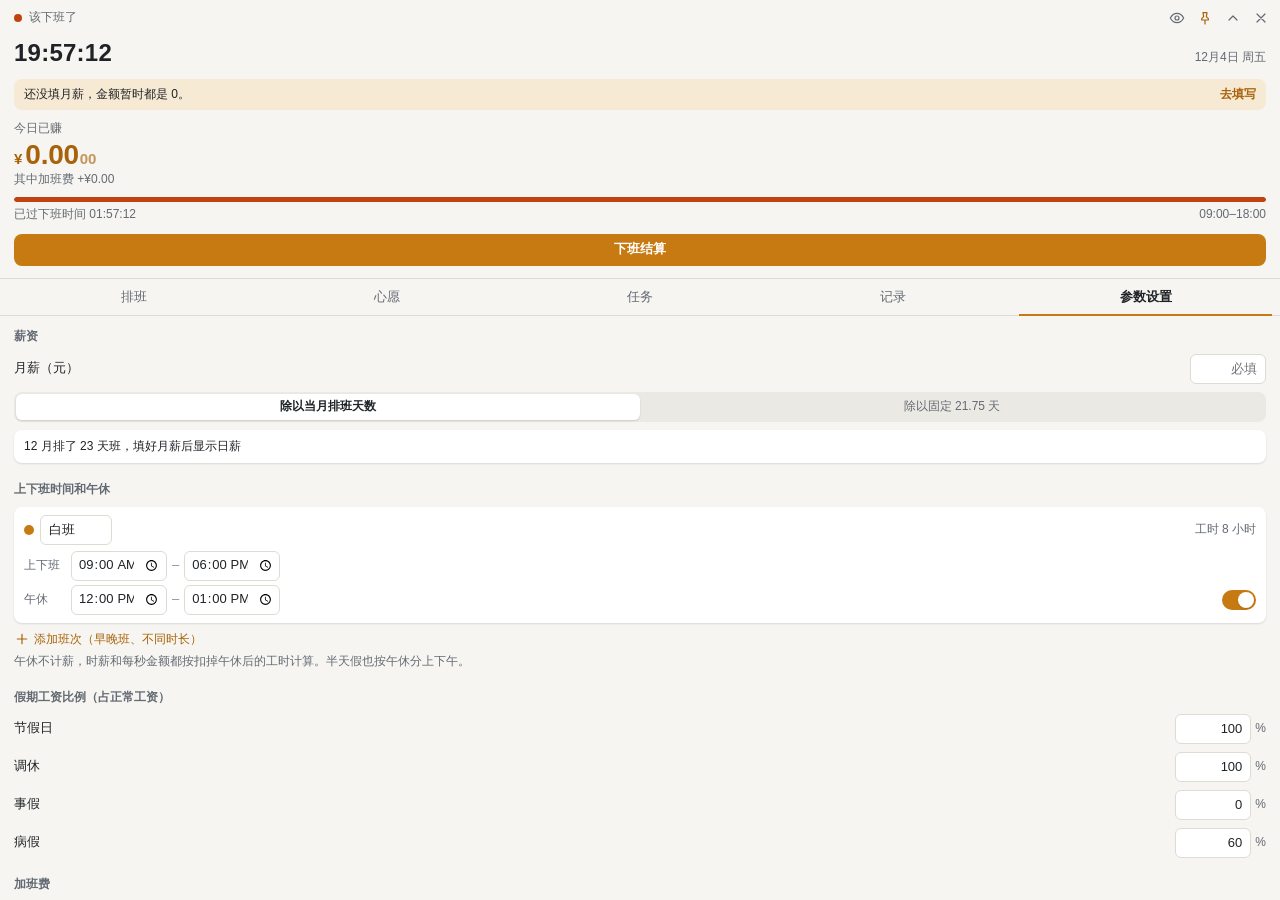
<file: web/index.html>
<!doctype html>
<html lang="zh-CN">
<head>
<meta charset="utf-8">
<meta http-equiv="Content-Security-Policy" content="default-src 'none'; script-src 'self'; style-src 'self'; img-src 'self'; base-uri 'none'; form-action 'none'">
<title>上班鼓励器</title>
<link rel="stylesheet" href="styles.css">
</head>
<body>
<div id="app"></div>
<div id="dialog-root"></div>
<script src="core.js"></script>
<script src="app.js"></script>
</body>
</html>
</file>
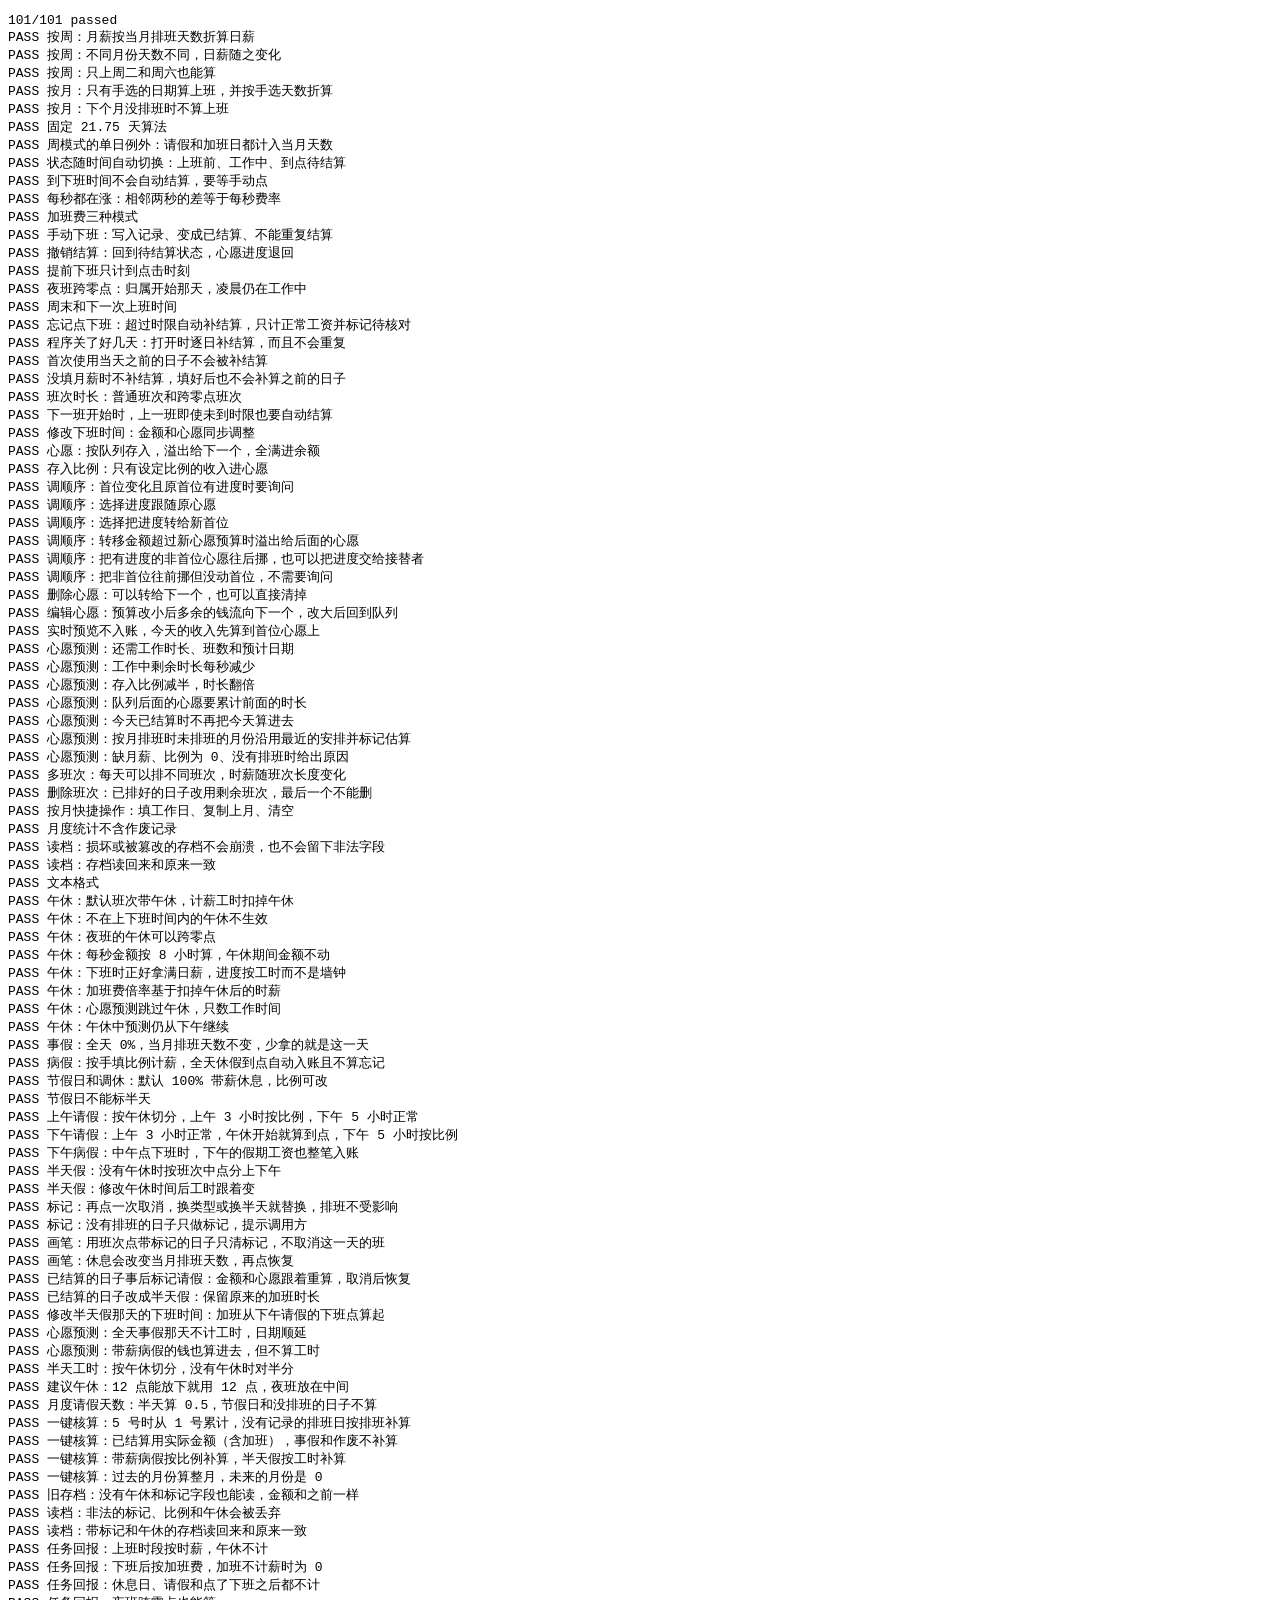
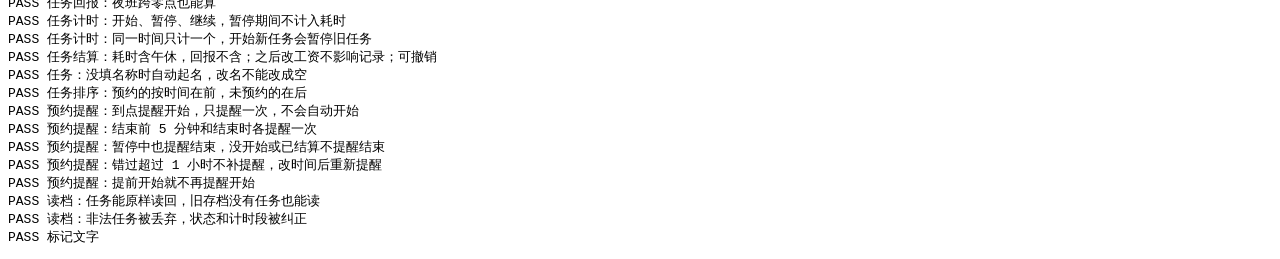
<file: tests/core.test.html>
<!doctype html>
<html lang="zh-CN">
<head>
<meta charset="utf-8">
<title>core tests</title>
<script src="../web/core.js"></script>
</head>
<body>
<pre id="result">running</pre>
<script>
const C = window.Core;
const results = [];

function test(name, fn) {
  try { fn(); results.push(`PASS ${name}`); }
  catch (e) { results.push(`FAIL ${name}: ${e.message}`); }
}
function eq(actual, expected, label) {
  const a = JSON.stringify(actual), b = JSON.stringify(expected);
  if (a !== b) throw new Error(`${label || ''} expected ${b}, got ${a}`);
}
function near(actual, expected, label, tol = 0.001) {
  if (Math.abs(actual - expected) > tol) throw new Error(`${label || ''} expected ${expected}, got ${actual}`);
}
const at = (y, mo, d, h = 0, mi = 0, s = 0) => new Date(y, mo - 1, d, h, mi, s).getTime();

/* 2026 年 11 月：1 日是周日，共 21 个工作日。11 月 5 日是周四。 */
const BASE = at(2026, 11, 1);
function make(patch) {
  const s = C.defaultState(BASE);
  s.salary.monthly = 8000;
  // 下面大部分用例验证的是没有午休时的基础算法，午休有单独的用例。
  s.schedule.shifts[0].breakStart = null;
  s.schedule.shifts[0].breakEnd = null;
  return Object.assign(s, patch || {});
}
/* 09:00–18:00，午休 12:00–13:00，计薪工时 8 小时。 */
function makeLunch(patch) {
  const s = make(patch);
  s.schedule.shifts[0].breakStart = '12:00';
  s.schedule.shifts[0].breakEnd = '13:00';
  return s;
}
const wage = 8000 / 21;
const hourly8 = wage / 8;

test('按周：月薪按当月排班天数折算日薪', () => {
  const s = make();
  eq(C.workDayCount(s.schedule, 2026, 10), 21);
  near(C.dailyWage(s, new Date(2026, 10, 5)), wage);
});

test('按周：不同月份天数不同，日薪随之变化', () => {
  const s = make();
  // 2026 年 12 月有 23 个工作日
  eq(C.workDayCount(s.schedule, 2026, 11), 23);
  near(C.dailyWage(s, new Date(2026, 11, 1)), 8000 / 23);
});

test('按周：只上周二和周六也能算', () => {
  const s = make();
  s.schedule.weekly = { 2: 'day', 6: 'day' };
  eq(C.workDayCount(s.schedule, 2026, 10), 8);
  near(C.dailyWage(s, new Date(2026, 10, 3)), 1000);
  eq(C.getStatus(s, at(2026, 11, 5, 10)).kind, 'rest');
  eq(C.getStatus(s, at(2026, 11, 3, 10)).kind, 'working');
});

test('按月：只有手选的日期算上班，并按手选天数折算', () => {
  const s = make();
  s.schedule.mode = 'monthly';
  [3, 7, 12, 20].forEach((d) => C.toggleDay(s, new Date(2026, 10, d), 'day'));
  eq(C.workDayCount(s.schedule, 2026, 10), 4);
  near(C.dailyWage(s, new Date(2026, 10, 3)), 2000);
  eq(C.getStatus(s, at(2026, 11, 7, 10)).kind, 'working');
  eq(C.getStatus(s, at(2026, 11, 8, 10)).kind, 'rest');
  C.toggleDay(s, new Date(2026, 10, 7), 'day');
  eq(C.workDayCount(s.schedule, 2026, 10), 3);
});

test('按月：下个月没排班时不算上班', () => {
  const s = make();
  s.schedule.mode = 'monthly';
  C.toggleDay(s, new Date(2026, 10, 3), 'day');
  eq(C.workDayCount(s.schedule, 2026, 11), 0);
  eq(C.dailyWage(s, new Date(2026, 11, 3)), 0);
});

test('固定 21.75 天算法', () => {
  const s = make();
  s.salary.divisor = 'legal';
  near(C.dailyWage(s, new Date(2026, 10, 5)), 8000 / 21.75);
});

test('周模式的单日例外：请假和加班日都计入当月天数', () => {
  const s = make();
  C.toggleDay(s, new Date(2026, 10, 5), 'day');
  eq(s.schedule.exceptions['2026-11-05'], 'off');
  eq(C.workDayCount(s.schedule, 2026, 10), 20);
  eq(C.getStatus(s, at(2026, 11, 5, 10)).kind, 'rest');
  C.toggleDay(s, new Date(2026, 10, 5), 'day');
  eq(s.schedule.exceptions['2026-11-05'], undefined);
  C.toggleDay(s, new Date(2026, 10, 7), 'day');
  eq(C.workDayCount(s.schedule, 2026, 10), 22);
  eq(C.getStatus(s, at(2026, 11, 7, 10)).kind, 'working');
});

test('状态随时间自动切换：上班前、工作中、到点待结算', () => {
  const s = make();
  const before = C.getStatus(s, at(2026, 11, 5, 8, 30));
  eq(before.kind, 'before');
  eq(before.target, at(2026, 11, 5, 9));
  const mid = C.getStatus(s, at(2026, 11, 5, 13, 30));
  eq(mid.kind, 'working');
  near(mid.earn.total, wage / 2);
  near(mid.progress, 0.5);
  eq(mid.target, at(2026, 11, 5, 18));
  eq(C.getStatus(s, at(2026, 11, 5, 17, 59, 59)).kind, 'working');
  eq(C.getStatus(s, at(2026, 11, 5, 18)).kind, 'overtime');
});

test('到下班时间不会自动结算，要等手动点', () => {
  const s = make();
  s.processedFrom = '2026-11-05';
  const later = at(2026, 11, 5, 20);
  eq(C.autoSettle(s, later).length, 0);
  eq(C.getStatus(s, later).kind, 'overtime');
  eq(s.records['2026-11-05'], undefined);
});

test('每秒都在涨：相邻两秒的差等于每秒费率', () => {
  const s = make();
  const a = C.getStatus(s, at(2026, 11, 5, 10, 0, 0));
  const b = C.getStatus(s, at(2026, 11, 5, 10, 0, 1));
  near(b.earn.total - a.earn.total, wage / (9 * 3600), 'per second', 1e-9);
});

test('加班费三种模式', () => {
  const t = at(2026, 11, 5, 19);
  const s = make();
  near(C.getStatus(s, t).earn.overtime, (wage / 9) * 1.5, 'multiplier');
  s.overtime.mode = 'fixed';
  s.overtime.hourly = 50;
  near(C.getStatus(s, t).earn.overtime, 50, 'fixed');
  s.overtime.mode = 'none';
  near(C.getStatus(s, t).earn.overtime, 0, 'none');
  near(C.getStatus(s, t).earn.total, wage, 'none total');
});

test('手动下班：写入记录、变成已结算、不能重复结算', () => {
  const s = make();
  s.overtime.mode = 'none';
  const t = at(2026, 11, 5, 18, 30);
  const res = C.clockOut(s, t);
  near(res.record.total, wage);
  eq(res.record.auto, false);
  const st = C.getStatus(s, t + 1000);
  eq(st.kind, 'settled');
  eq(C.todayEarned(st), res.record.total);
  eq(st.target, at(2026, 11, 6, 9));
  eq(C.clockOut(s, t + 2000), null);
});

test('撤销结算：回到待结算状态，心愿进度退回', () => {
  const s = make();
  s.overtime.mode = 'none';
  C.addWish(s, { name: 'A', budget: 10000 }, BASE);
  const t = at(2026, 11, 5, 18, 30);
  C.clockOut(s, t);
  near(s.wishes[0].saved, wage);
  C.reopenRecord(s, '2026-11-05');
  near(s.wishes[0].saved, 0);
  eq(C.getStatus(s, t + 1000).kind, 'overtime');
});

test('提前下班只计到点击时刻', () => {
  const s = make();
  const res = C.clockOut(s, at(2026, 11, 5, 13, 30));
  near(res.record.total, wage / 2);
  near(res.record.overtime, 0);
});

test('夜班跨零点：归属开始那天，凌晨仍在工作中', () => {
  const s = make();
  s.schedule.shifts[0] = { id: 'day', name: '夜班', start: '22:00', end: '06:00' };
  const st = C.getStatus(s, at(2026, 11, 6, 2));
  eq(st.kind, 'working');
  eq(st.inst.key, '2026-11-05');
  near(st.earn.total, wage / 2);
  eq(st.target, at(2026, 11, 6, 6));
  const out = C.getStatus(s, at(2026, 11, 6, 7));
  eq(out.kind, 'overtime');
  C.clockOut(s, at(2026, 11, 6, 7));
  eq(C.getStatus(s, at(2026, 11, 6, 8)).kind, 'before');
  eq(C.getStatus(s, at(2026, 11, 6, 8)).record.key, '2026-11-05');
});

test('周末和下一次上班时间', () => {
  const s = make();
  const st = C.getStatus(s, at(2026, 11, 7, 12));
  eq(st.kind, 'rest');
  eq(st.next.key, '2026-11-09');
  eq(st.target, at(2026, 11, 9, 9));
});

test('忘记点下班：超过时限自动补结算，只计正常工资并标记待核对', () => {
  const s = make();
  s.processedFrom = '2026-11-05';
  eq(C.autoSettle(s, at(2026, 11, 6, 1, 59)).length, 0);
  const done = C.autoSettle(s, at(2026, 11, 6, 2, 0));
  eq(done.length, 1);
  const r = done[0].record;
  eq(r.key, '2026-11-05');
  near(r.total, wage);
  near(r.overtime, 0);
  eq(r.auto, true);
  eq(r.clockOut, at(2026, 11, 5, 18));
  eq(C.unreviewedRecords(s).length, 1);
  C.markReviewed(s);
  eq(C.unreviewedRecords(s).length, 0);
});

test('程序关了好几天：打开时逐日补结算，而且不会重复', () => {
  const s = make();
  s.processedFrom = '2026-11-02';
  const done = C.autoSettle(s, at(2026, 11, 7, 12));
  eq(done.map((d) => d.record.key), ['2026-11-02', '2026-11-03', '2026-11-04', '2026-11-05', '2026-11-06']);
  eq(C.autoSettle(s, at(2026, 11, 7, 13)).length, 0);
});

test('首次使用当天之前的日子不会被补结算', () => {
  const s = C.normalizeState(null, at(2026, 11, 5, 12));
  s.salary.monthly = 8000;
  eq(C.autoSettle(s, at(2026, 11, 5, 12)).length, 0);
  eq(Object.keys(s.records).length, 0);
});

test('没填月薪时不补结算，填好后也不会补算之前的日子', () => {
  const s = make();
  s.salary.monthly = 0;
  s.processedFrom = '2026-11-02';
  eq(C.autoSettle(s, at(2026, 11, 6, 12)).length, 0);
  eq(Object.keys(s.records).length, 0);
  eq(s.processedFrom, '2026-11-05');
  s.salary.monthly = 8000;
  eq(C.autoSettle(s, at(2026, 11, 6, 12)).map((d) => d.record.key), ['2026-11-05']);
});

test('班次时长：普通班次和跨零点班次', () => {
  eq(C.shiftSeconds({ start: '09:00', end: '18:00' }), 9 * 3600);
  eq(C.shiftSeconds({ start: '22:00', end: '06:00' }), 8 * 3600);
});

test('下一班开始时，上一班即使未到时限也要自动结算', () => {
  const s = make();
  s.overtime.autoCloseHours = 24;
  s.processedFrom = '2026-11-05';
  eq(C.autoSettle(s, at(2026, 11, 6, 8, 59)).length, 0);
  eq(C.autoSettle(s, at(2026, 11, 6, 9)).length, 1);
  eq(C.getStatus(s, at(2026, 11, 6, 9)).inst.key, '2026-11-06');
});

test('修改下班时间：金额和心愿同步调整', () => {
  const s = make();
  C.addWish(s, { name: 'A', budget: 100000 }, BASE);
  s.processedFrom = '2026-11-05';
  C.autoSettle(s, at(2026, 11, 6, 2));
  near(s.wishes[0].saved, wage);
  const rev = C.reviseRecord(s, '2026-11-05', at(2026, 11, 5, 20), BASE);
  near(rev.record.overtime, ((wage / 9) * 1.5) * 2);
  near(s.wishes[0].saved, rev.record.total);
  eq(rev.record.auto, false);
  C.voidRecord(s, '2026-11-05');
  near(s.wishes[0].saved, 0);
  eq(C.monthStats(s, 2026, 10).attended, 0);
  eq(C.autoSettle(s, at(2026, 11, 6, 3)).length, 0);
});

test('心愿：按队列存入，溢出给下一个，全满进余额', () => {
  const s = make();
  C.addWish(s, { name: 'A', budget: 100 }, BASE);
  C.addWish(s, { name: 'B', budget: 200 }, BASE);
  const r1 = C.allocate(s, 150, BASE);
  eq(s.wishes.map((w) => w.saved), [100, 50]);
  eq(r1.filled.map((w) => w.name), ['A']);
  const r2 = C.allocate(s, 500, BASE);
  eq(s.wishes.map((w) => w.saved), [100, 200]);
  near(s.wishSurplus, 350);
  eq(r2.filled.map((w) => w.name), ['B']);
  const { wish } = C.addWish(s, { name: 'C', budget: 300 }, BASE);
  near(wish.saved, 300);
  near(s.wishSurplus, 50);
});

test('存入比例：只有设定比例的收入进心愿', () => {
  const s = make();
  s.wishShare = 25;
  s.overtime.mode = 'none';
  C.addWish(s, { name: 'A', budget: 100000 }, BASE);
  C.clockOut(s, at(2026, 11, 5, 18));
  near(s.wishes[0].saved, wage * 0.25);
});

test('调顺序：首位变化且原首位有进度时要询问', () => {
  const s = make();
  const a = C.addWish(s, { name: 'A', budget: 100 }, BASE).wish;
  const b = C.addWish(s, { name: 'B', budget: 100 }, BASE).wish;
  const c = C.addWish(s, { name: 'C', budget: 100 }, BASE).wish;
  a.saved = 40;
  const plan = C.planWishMove(s, c.id, 0);
  eq(plan.choice.subjectName, 'A');
  eq(plan.choice.targetName, 'C');
  near(plan.choice.amount, 40);
  eq(C.planWishMove(s, a.id, 0).changed, false);
  a.saved = 0;
  eq(C.planWishMove(s, c.id, 0).choice, null);
  eq(b.saved, 0);
});

test('调顺序：选择进度跟随原心愿', () => {
  const s = make();
  const a = C.addWish(s, { name: 'A', budget: 100 }, BASE).wish;
  const b = C.addWish(s, { name: 'B', budget: 100 }, BASE).wish;
  a.saved = 40;
  C.applyWishMove(s, b.id, 0, 'keep', BASE);
  eq(s.wishes.map((w) => w.name), ['B', 'A']);
  eq([b.saved, a.saved], [0, 40]);
  C.allocate(s, 10, BASE);
  eq([b.saved, a.saved], [10, 40]);
});

test('调顺序：选择把进度转给新首位', () => {
  const s = make();
  const a = C.addWish(s, { name: 'A', budget: 100 }, BASE).wish;
  const b = C.addWish(s, { name: 'B', budget: 100 }, BASE).wish;
  a.saved = 40;
  C.applyWishMove(s, b.id, 0, 'transfer', BASE);
  eq(s.wishes.map((w) => w.name), ['B', 'A']);
  eq([b.saved, a.saved], [40, 0]);
});

test('调顺序：转移金额超过新心愿预算时溢出给后面的心愿', () => {
  const s = make();
  const a = C.addWish(s, { name: 'A', budget: 100 }, BASE).wish;
  const b = C.addWish(s, { name: 'B', budget: 30 }, BASE).wish;
  a.saved = 80;
  const filled = C.applyWishMove(s, b.id, 0, 'transfer', BASE);
  eq(filled.map((w) => w.name), ['B']);
  eq([b.saved, a.saved], [30, 50]);
});

test('调顺序：把有进度的非首位心愿往后挪，也可以把进度交给接替者', () => {
  const s = make();
  C.addWish(s, { name: 'A', budget: 100 }, BASE);
  const b = C.addWish(s, { name: 'B', budget: 100 }, BASE).wish;
  const c = C.addWish(s, { name: 'C', budget: 100 }, BASE).wish;
  b.saved = 20;
  const plan = C.planWishMove(s, b.id, 2);
  eq(plan.choice.subjectName, 'B');
  eq(plan.choice.targetName, 'C');
  C.applyWishMove(s, b.id, 2, 'transfer', BASE);
  eq(s.wishes.map((w) => w.name), ['A', 'C', 'B']);
  eq([c.saved, b.saved], [20, 0]);
});

test('调顺序：把非首位往前挪但没动首位，不需要询问', () => {
  const s = make();
  C.addWish(s, { name: 'A', budget: 100 }, BASE);
  C.addWish(s, { name: 'B', budget: 100 }, BASE);
  const c = C.addWish(s, { name: 'C', budget: 100 }, BASE).wish;
  c.saved = 20;
  eq(C.planWishMove(s, c.id, 1).choice, null);
});

test('删除心愿：可以转给下一个，也可以直接清掉', () => {
  const s = make();
  const a = C.addWish(s, { name: 'A', budget: 100 }, BASE).wish;
  const b = C.addWish(s, { name: 'B', budget: 100 }, BASE).wish;
  a.saved = 40;
  C.removeWish(s, a.id, 'transfer', BASE);
  near(b.saved, 40);
  C.removeWish(s, b.id, 'drop', BASE);
  eq(s.wishes.length, 0);
  near(s.wishSurplus, 0);
});

test('编辑心愿：预算改小后多余的钱流向下一个，改大后回到队列', () => {
  const s = make();
  const a = C.addWish(s, { name: 'A', budget: 100 }, BASE).wish;
  const b = C.addWish(s, { name: 'B', budget: 100 }, BASE).wish;
  a.saved = 80;
  const filled = C.updateWish(s, a.id, { budget: 50 }, BASE);
  eq(filled.map((w) => w.name), ['A']);
  eq([a.saved, b.saved], [50, 30]);
  eq(C.filledWishes(s).length, 1);
  C.updateWish(s, a.id, { budget: 90 }, BASE);
  eq(C.filledWishes(s).length, 0);
  eq(a.filledAt, null);
  eq(C.activeWishes(s).length, 2);
});

test('实时预览不入账，今天的收入先算到首位心愿上', () => {
  const s = make();
  const a = C.addWish(s, { name: 'A', budget: 100 }, BASE).wish;
  const prev = C.previewWishes(s, 120);
  eq(prev.items[0].saved, 100);
  near(prev.surplus, 20);
  eq(a.saved, 0);
});

test('心愿预测：还需工作时长、班数和预计日期', () => {
  const s = make();
  s.salary.monthly = 2100; // 11 月 21 天，日薪 100，班次 9 小时
  C.addWish(s, { name: 'A', budget: 250 }, BASE);
  const now = at(2026, 11, 5, 9);
  const st = C.getStatus(s, now);
  const f = C.forecastWishes(s, now, st);
  const it = f.items[0];
  eq(it.reachable, true);
  near(it.workSeconds, 2.5 * 9 * 3600, 'work', 0.01);
  eq(it.shifts, 3);
  // 周四 周五 周一，第三班进行到一半
  eq(it.eta, at(2026, 11, 9, 13, 30));
});

test('心愿预测：工作中剩余时长每秒减少', () => {
  const s = make();
  s.salary.monthly = 2100;
  C.addWish(s, { name: 'A', budget: 250 }, BASE);
  const t1 = at(2026, 11, 5, 10);
  const t2 = t1 + 1000;
  const a = C.forecastWishes(s, t1, C.getStatus(s, t1)).items[0].workSeconds;
  const b = C.forecastWishes(s, t2, C.getStatus(s, t2)).items[0].workSeconds;
  near(a - b, 1, 'tick', 1e-6);
});

test('心愿预测：存入比例减半，时长翻倍', () => {
  const s = make();
  s.salary.monthly = 2100;
  s.wishShare = 50;
  C.addWish(s, { name: 'A', budget: 100 }, BASE);
  const now = at(2026, 11, 5, 9);
  near(C.forecastWishes(s, now, C.getStatus(s, now)).items[0].workSeconds, 2 * 9 * 3600, 'half', 0.01);
});

test('心愿预测：队列后面的心愿要累计前面的时长', () => {
  const s = make();
  s.salary.monthly = 2100;
  C.addWish(s, { name: 'A', budget: 100 }, BASE);
  C.addWish(s, { name: 'B', budget: 100 }, BASE);
  const now = at(2026, 11, 5, 9);
  const items = C.forecastWishes(s, now, C.getStatus(s, now)).items;
  near(items[0].workSeconds, 9 * 3600, 'A', 0.01);
  near(items[1].workSeconds, 18 * 3600, 'B', 0.01);
  eq(C.forecastWishes(s, now, C.getStatus(s, now), 1).items[1].reachable, false);
});

test('心愿预测：今天已结算时不再把今天算进去', () => {
  const s = make();
  s.salary.monthly = 2100;
  s.overtime.mode = 'none';
  C.addWish(s, { name: 'A', budget: 1000 }, BASE);
  C.clockOut(s, at(2026, 11, 5, 18));
  const now = at(2026, 11, 5, 18, 1);
  const it = C.forecastWishes(s, now, C.getStatus(s, now)).items[0];
  near(it.workSeconds, 9 * 9 * 3600, 'rest', 0.01);
});

test('心愿预测：按月排班时未排班的月份沿用最近的安排并标记估算', () => {
  const s = make();
  s.salary.monthly = 1000;
  s.schedule.mode = 'monthly';
  [3, 10, 17, 24].forEach((d) => C.toggleDay(s, new Date(2026, 10, d), 'day'));
  C.addWish(s, { name: 'A', budget: 600 }, BASE);
  const now = at(2026, 11, 1, 8);
  const it = C.forecastWishes(s, now, C.getStatus(s, now)).items[0];
  eq(it.reachable, true);
  eq(it.shifts, 3);
  const big = C.addWish(s, { name: 'B', budget: 1000 }, BASE).wish;
  const items = C.forecastWishes(s, now, C.getStatus(s, now)).items;
  eq(items[0].projected, false);
  eq(items[1].projected, true);
  eq(new Date(items[1].eta).getMonth(), 11);
  eq(big.saved, 0);
});

test('心愿预测：缺月薪、比例为 0、没有排班时给出原因', () => {
  const s = make();
  C.addWish(s, { name: 'A', budget: 100 }, BASE);
  const now = at(2026, 11, 5, 9);
  s.salary.monthly = 0;
  eq(C.forecastWishes(s, now, C.getStatus(s, now)).blocked, 'no-salary');
  s.salary.monthly = 8000;
  s.wishShare = 0;
  eq(C.forecastWishes(s, now, C.getStatus(s, now)).blocked, 'no-share');
  s.wishShare = 100;
  s.schedule.weekly = {};
  const f = C.forecastWishes(s, now, C.getStatus(s, now));
  eq(f.blocked, null);
  eq(f.items[0].reachable, false);
});

test('多班次：每天可以排不同班次，时薪随班次长度变化', () => {
  const s = make();
  const night = C.addShift(s, { name: '晚班', start: '20:00', end: '00:00' });
  s.schedule.mode = 'monthly';
  C.toggleDay(s, new Date(2026, 10, 3), 'day');
  C.toggleDay(s, new Date(2026, 10, 4), night.id);
  near(C.dailyWage(s, new Date(2026, 10, 4)), 4000);
  const st = C.getStatus(s, at(2026, 11, 4, 22));
  eq(st.kind, 'working');
  near(st.earn.total, 2000);
  C.toggleDay(s, new Date(2026, 10, 4), 'day');
  eq(C.shiftIdFor(s.schedule, new Date(2026, 10, 4)), 'day');
});

test('删除班次：已排好的日子改用剩余班次，最后一个不能删', () => {
  const s = make();
  const night = C.addShift(s, { name: '晚班', start: '20:00', end: '23:00' });
  s.schedule.weekly[6] = night.id;
  eq(C.removeShift(s, night.id), true);
  eq(s.schedule.weekly[6], 'day');
  eq(C.removeShift(s, 'day'), false);
});

test('按月快捷操作：填工作日、复制上月、清空', () => {
  const s = make();
  s.schedule.mode = 'monthly';
  C.fillMonthWeekdays(s, 2026, 10, 'day');
  eq(C.workDayCount(s.schedule, 2026, 10), 21);
  eq(C.copyPreviousMonth(s, 2026, 11), true);
  eq(s.schedule.monthly['2026-12']['2'], 'day');
  C.clearMonth(s, 2026, 10);
  eq(C.workDayCount(s.schedule, 2026, 10), 0);
  eq(C.copyPreviousMonth(s, 2026, 10), false);
});

test('月度统计不含作废记录', () => {
  const s = make();
  s.overtime.mode = 'none';
  C.clockOut(s, at(2026, 11, 5, 18));
  C.clockOut(s, at(2026, 11, 6, 18));
  C.voidRecord(s, '2026-11-06');
  const m = C.monthStats(s, 2026, 10);
  eq(m.attended, 1);
  near(m.earned, wage);
  eq(m.rows.length, 2);
  eq(m.scheduled, 21);
});

test('读档：损坏或被篡改的存档不会崩溃，也不会留下非法字段', () => {
  const now = at(2026, 11, 5, 12);
  eq(C.normalizeState('x', now).salary.monthly, 0);
  const s = C.normalizeState({
    salary: { monthly: 'abc', divisor: 'evil' },
    overtime: { mode: 'x', autoCloseHours: 9999 },
    schedule: {
      mode: 'monthly',
      shifts: [{ id: 'a', name: 123, start: 'bad', end: '18:00' }, { id: 'b', name: 'x'.repeat(99), start: '09:00', end: '18:00' }],
      weekly: { 1: 'gone', 2: 'b' },
      monthly: { '2026-11': { 3: 'b', 4: 'gone', 99: 'b' }, nope: { 1: 'b' } },
      exceptions: { '2026-11-05': 'gone', bad: 'off' },
    },
    records: { bad: {}, '2026-11-01': { start: 'x', end: 1 }, '2026-11-02': { start: 1, end: 2, total: -5, alloc: [{ id: 3 }] } },
    wishes: [{ id: 'w', name: '<img src=x onerror=alert(1)>', budget: 10, saved: 'x' }, { id: 'z', budget: -1 }, 'junk'],
    wishShare: 900,
    ui: { view: 'hack', tab: 'hack' },
  }, now);
  eq(s.salary.monthly, 0);
  eq(s.salary.divisor, 'actual');
  eq(s.overtime.mode, 'multiplier');
  eq(s.overtime.autoCloseHours, 24);
  eq(s.schedule.shifts.map((x) => x.id), ['b']);
  eq(s.schedule.shifts[0].name.length, 12);
  eq(s.schedule.weekly, { 2: 'b' });
  eq(s.schedule.monthly, { '2026-11': { 3: 'b' } });
  eq(s.schedule.exceptions, {});
  eq(Object.keys(s.records), ['2026-11-02']);
  eq(s.records['2026-11-02'].total, 0);
  eq(s.records['2026-11-02'].alloc, []);
  eq(s.wishes.length, 1);
  eq(s.wishes[0].saved, 0);
  eq(s.wishShare, 100);
  eq(s.ui.view, 'card');
});

test('读档：存档读回来和原来一致', () => {
  const s = make();
  C.addWish(s, { name: 'A', budget: 100 }, BASE);
  C.clockOut(s, at(2026, 11, 5, 18));
  const copy = C.normalizeState(JSON.parse(JSON.stringify(s)), BASE);
  eq(copy, s);
});

test('文本格式', () => {
  eq(C.fmtMoney(1234567.891), '1,234,567.89');
  eq(C.fmtMoney(0.5, 4), '0.5000');
  eq(C.fmtMoney(1000, 0), '1,000');
  eq(C.fmtDuration(3661), '01:01:01');
  eq(C.fmtCountdown(90061000), '1天 01:01:01');
  eq(C.fmtCountdown(500), '00:00:01');
  eq(C.fmtWork(3661), '1小时01分01秒');
  eq(C.fmtWork(61), '1分01秒');
  eq(C.fmtWork(9.2), '10秒');
  eq(C.fmtDate(at(2026, 11, 5)), '11月5日 周四');
  eq(C.fmtEta(at(2026, 12, 1), at(2026, 11, 5)), '12月1日');
  eq(C.fmtEta(at(2027, 1, 2), at(2026, 11, 5)), '2027年1月2日');
});

/* ---------- 午休 ---------- */
test('午休：默认班次带午休，计薪工时扣掉午休', () => {
  const d = C.defaultState(BASE);
  eq(C.shiftSeconds(d.schedule.shifts[0]), 8 * 3600);
  eq(C.breakOffsets(d.schedule.shifts[0]), { from: 180, to: 240 });
});

test('午休：不在上下班时间内的午休不生效', () => {
  const shift = { start: '09:00', end: '18:00', breakStart: '19:00', breakEnd: '20:00' };
  eq(C.breakOffsets(shift), null);
  eq(C.shiftSeconds(shift), 9 * 3600);
  eq(C.breakOffsets({ start: '09:00', end: '18:00', breakStart: '13:00', breakEnd: '12:00' }), null);
  eq(C.breakOffsets({ start: '09:00', end: '18:00', breakStart: null, breakEnd: null }), null);
});

test('午休：夜班的午休可以跨零点', () => {
  const shift = { start: '22:00', end: '06:00', breakStart: '23:30', breakEnd: '00:30' };
  eq(C.breakOffsets(shift), { from: 90, to: 150 });
  eq(C.shiftSeconds(shift), 7 * 3600);
});

test('午休：每秒金额按 8 小时算，午休期间金额不动', () => {
  const s = makeLunch();
  const am = C.getStatus(s, at(2026, 11, 5, 11));
  eq(am.kind, 'working');
  near(am.earn.rate, wage / (8 * 3600), 'rate', 1e-9);
  near(am.earn.total, hourly8 * 2);
  const lunchStart = C.getStatus(s, at(2026, 11, 5, 12));
  const lunchEnd = C.getStatus(s, at(2026, 11, 5, 12, 59, 59));
  eq(lunchStart.kind, 'lunch');
  eq(lunchEnd.kind, 'lunch');
  near(lunchStart.earn.total, hourly8 * 3);
  near(lunchEnd.earn.total, hourly8 * 3);
  eq(lunchStart.target, at(2026, 11, 5, 13));
  const pm = C.getStatus(s, at(2026, 11, 5, 15));
  eq(pm.kind, 'working');
  near(pm.earn.total, hourly8 * 5);
  eq(pm.target, at(2026, 11, 5, 18));
});

test('午休：下班时正好拿满日薪，进度按工时而不是墙钟', () => {
  const s = makeLunch();
  near(C.getStatus(s, at(2026, 11, 5, 18)).earn.total, wage);
  near(C.getStatus(s, at(2026, 11, 5, 12, 30)).progress, 3 / 8);
});

test('午休：加班费倍率基于扣掉午休后的时薪', () => {
  const s = makeLunch();
  near(C.getStatus(s, at(2026, 11, 5, 19)).earn.overtime, hourly8 * 1.5);
});

test('午休：心愿预测跳过午休，只数工作时间', () => {
  const s = makeLunch();
  s.salary.monthly = 2100; // 日薪 100，每小时 12.5
  C.addWish(s, { name: 'A', budget: 50 }, BASE); // 需要 4 小时
  const now = at(2026, 11, 5, 9);
  const it = C.forecastWishes(s, now, C.getStatus(s, now)).items[0];
  near(it.workSeconds, 4 * 3600, 'work', 0.01);
  eq(it.eta, at(2026, 11, 5, 14)); // 9-12 三小时，午休，13-14 一小时
});

test('午休：午休中预测仍从下午继续', () => {
  const s = makeLunch();
  s.salary.monthly = 2100;
  C.addWish(s, { name: 'A', budget: 100 }, BASE);
  const now = at(2026, 11, 5, 12, 30);
  const st = C.getStatus(s, now);
  const it = C.forecastWishes(s, now, st).items[0];
  near(it.workSeconds, 5 * 3600, 'rest of day', 0.01);
  eq(it.eta, at(2026, 11, 5, 18));
});

/* ---------- 请假和假期 ---------- */
const brush = (type, half) => ({ kind: 'mark', type, half: half || null });
const nov5 = new Date(2026, 10, 5);

test('事假：全天 0%，当月排班天数不变，少拿的就是这一天', () => {
  const s = makeLunch();
  s.processedFrom = '2026-11-05';
  C.applyBrush(s, nov5, brush('personal'), BASE);
  eq(C.workDayCount(s.schedule, 2026, 10), 21);
  near(C.dailyWage(s, new Date(2026, 10, 6)), wage);
  const st = C.getStatus(s, at(2026, 11, 5, 10));
  eq(st.kind, 'leave');
  near(st.earn.total, 0);
  eq(st.next.key, '2026-11-06');
  eq(st.target, at(2026, 11, 6, 9));
});

test('病假：按手填比例计薪，全天休假到点自动入账且不算忘记', () => {
  const s = makeLunch();
  s.processedFrom = '2026-11-05';
  s.leave.sick = 60;
  C.addWish(s, { name: 'A', budget: 100000 }, BASE);
  C.applyBrush(s, nov5, brush('sick'), BASE);
  const st = C.getStatus(s, at(2026, 11, 5, 10));
  eq(st.kind, 'leave');
  near(st.earn.total, wage * 0.6);
  eq(C.getStatus(s, at(2026, 11, 5, 8)).kind, 'leave');
  near(C.getStatus(s, at(2026, 11, 5, 8)).earn.total, 0);
  eq(C.autoSettle(s, at(2026, 11, 5, 17, 59)).length, 0);
  const done = C.autoSettle(s, at(2026, 11, 5, 18));
  eq(done.length, 1);
  const r = done[0].record;
  near(r.total, wage * 0.6);
  near(r.leavePay, wage * 0.6);
  near(r.normal, 0);
  eq(r.auto, false);
  eq(r.mark, { type: 'sick', half: null });
  eq(C.unreviewedRecords(s).length, 0);
  near(s.wishes[0].saved, wage * 0.6);
  const after = C.getStatus(s, at(2026, 11, 5, 19));
  eq(after.kind, 'leave');
  near(C.todayEarned(after), wage * 0.6);
});

test('节假日和调休：默认 100% 带薪休息，比例可改', () => {
  const s = makeLunch();
  C.applyBrush(s, nov5, brush('holiday'), BASE);
  near(C.getStatus(s, at(2026, 11, 5, 10)).earn.total, wage);
  eq(C.getStatus(s, at(2026, 11, 5, 10)).kind, 'leave');
  s.leave.holiday = 0;
  near(C.getStatus(s, at(2026, 11, 5, 10)).earn.total, 0);
  const d6 = new Date(2026, 10, 6);
  C.applyBrush(s, d6, brush('comp'), BASE);
  near(C.getStatus(s, at(2026, 11, 6, 10)).earn.total, wage);
});

test('节假日不能标半天', () => {
  const s = makeLunch();
  C.applyBrush(s, nov5, brush('holiday', 'am'), BASE);
  eq(s.schedule.marks['2026-11-05'], { type: 'holiday', half: null });
});

test('上午请假：按午休切分，上午 3 小时按比例，下午 5 小时正常', () => {
  const s = makeLunch();
  s.leave.sick = 50;
  C.applyBrush(s, nov5, brush('sick', 'am'), BASE);
  const inst = C.instanceFor(s, nov5);
  eq(inst.workSeconds, 5 * 3600);
  eq(inst.leaveSeconds, 3 * 3600);
  eq(inst.workStart, at(2026, 11, 5, 13));
  eq(inst.workEnd, at(2026, 11, 5, 18));
  const morning = C.getStatus(s, at(2026, 11, 5, 10));
  eq(morning.kind, 'before');
  eq(morning.target, at(2026, 11, 5, 13));
  near(morning.earn.total, hourly8 * 3 * 0.5, 'leave pay counted once leave starts');
  const pm = C.getStatus(s, at(2026, 11, 5, 15));
  eq(pm.kind, 'working');
  near(pm.earn.total, hourly8 * 3 * 0.5 + hourly8 * 2);
  near(pm.progress, 2 / 5);
  const end = C.clockOut(s, at(2026, 11, 5, 18));
  near(end.record.normal, hourly8 * 5);
  near(end.record.leavePay, hourly8 * 3 * 0.5);
  near(end.record.total, hourly8 * 6.5);
});

test('下午请假：上午 3 小时正常，午休开始就算到点，下午 5 小时按比例', () => {
  const s = makeLunch();
  s.leave.personal = 0;
  C.applyBrush(s, nov5, brush('personal', 'pm'), BASE);
  const inst = C.instanceFor(s, nov5);
  eq(inst.workEnd, at(2026, 11, 5, 12));
  eq(C.getStatus(s, at(2026, 11, 5, 11)).kind, 'working');
  eq(C.getStatus(s, at(2026, 11, 5, 11)).target, at(2026, 11, 5, 12));
  const st = C.getStatus(s, at(2026, 11, 5, 12));
  eq(st.kind, 'overtime');
  const res = C.clockOut(s, at(2026, 11, 5, 12));
  near(res.record.total, hourly8 * 3);
  near(res.record.overtime, 0);
});

test('下午病假：中午点下班时，下午的假期工资也整笔入账', () => {
  const s = makeLunch();
  s.leave.sick = 100;
  C.applyBrush(s, nov5, brush('sick', 'pm'), BASE);
  const res = C.clockOut(s, at(2026, 11, 5, 12));
  near(res.record.normal, hourly8 * 3);
  near(res.record.leavePay, hourly8 * 5);
  near(res.record.total, wage);
});

test('半天假：没有午休时按班次中点分上下午', () => {
  const s = make();
  C.applyBrush(s, nov5, brush('personal', 'am'), BASE);
  const inst = C.instanceFor(s, nov5);
  eq(inst.workStart, at(2026, 11, 5, 13, 30));
  eq(inst.workSeconds, 4.5 * 3600);
  eq(inst.leaveSeconds, 4.5 * 3600);
});

test('半天假：修改午休时间后工时跟着变', () => {
  const s = makeLunch();
  C.applyBrush(s, nov5, brush('sick', 'am'), BASE);
  eq(C.instanceFor(s, nov5).leaveSeconds, 3 * 3600);
  C.updateShift(s, 'day', { breakStart: '11:00', breakEnd: '12:00' });
  eq(C.instanceFor(s, nov5).leaveSeconds, 2 * 3600);
  eq(C.instanceFor(s, nov5).workSeconds, 6 * 3600);
});

test('标记：再点一次取消，换类型或换半天就替换，排班不受影响', () => {
  const s = makeLunch();
  C.applyBrush(s, nov5, brush('sick', 'am'), BASE);
  C.applyBrush(s, nov5, brush('sick', 'pm'), BASE);
  eq(s.schedule.marks['2026-11-05'], { type: 'sick', half: 'pm' });
  C.applyBrush(s, nov5, brush('personal'), BASE);
  eq(s.schedule.marks['2026-11-05'], { type: 'personal', half: null });
  C.applyBrush(s, nov5, brush('personal'), BASE);
  eq(s.schedule.marks['2026-11-05'], undefined);
  eq(C.getStatus(s, at(2026, 11, 5, 10)).kind, 'working');
});

test('标记：没有排班的日子只做标记，提示调用方', () => {
  const s = makeLunch();
  const sat = new Date(2026, 10, 7);
  const res = C.applyBrush(s, sat, brush('holiday'), BASE);
  eq(res.noShift, true);
  eq(C.workDayCount(s.schedule, 2026, 10), 21);
  const st = C.getStatus(s, at(2026, 11, 7, 10));
  eq(st.kind, 'rest');
  eq(st.mark.type, 'holiday');
});

test('画笔：用班次点带标记的日子只清标记，不取消这一天的班', () => {
  const s = makeLunch();
  C.applyBrush(s, nov5, brush('sick'), BASE);
  C.applyBrush(s, nov5, { kind: 'shift', id: 'day' }, BASE);
  eq(s.schedule.marks['2026-11-05'], undefined);
  eq(C.shiftIdFor(s.schedule, nov5), 'day');
  C.applyBrush(s, nov5, { kind: 'shift', id: 'day' }, BASE);
  eq(C.shiftIdFor(s.schedule, nov5), null);
});

test('画笔：休息会改变当月排班天数，再点恢复', () => {
  const s = makeLunch();
  C.applyBrush(s, nov5, { kind: 'off' }, BASE);
  eq(C.workDayCount(s.schedule, 2026, 10), 20);
  eq(s.schedule.exceptions['2026-11-05'], 'off');
  C.applyBrush(s, nov5, { kind: 'off' }, BASE);
  eq(C.workDayCount(s.schedule, 2026, 10), 21);
  eq(s.schedule.exceptions['2026-11-05'], undefined);
  s.schedule.mode = 'monthly';
  C.fillMonthWeekdays(s, 2026, 10, 'day');
  C.applyBrush(s, nov5, { kind: 'off' }, BASE);
  eq(C.workDayCount(s.schedule, 2026, 10), 20);
});

test('已结算的日子事后标记请假：金额和心愿跟着重算，取消后恢复', () => {
  const s = makeLunch();
  s.overtime.mode = 'none';
  s.leave.sick = 50;
  C.addWish(s, { name: 'A', budget: 100000 }, BASE);
  C.clockOut(s, at(2026, 11, 5, 18));
  near(s.wishes[0].saved, wage);
  C.applyBrush(s, nov5, brush('sick'), at(2026, 11, 5, 19));
  near(s.records['2026-11-05'].total, wage * 0.5);
  near(s.wishes[0].saved, wage * 0.5);
  C.applyBrush(s, nov5, brush('sick'), at(2026, 11, 5, 19));
  near(s.records['2026-11-05'].total, wage);
  near(s.wishes[0].saved, wage);
});

test('已结算的日子改成半天假：保留原来的加班时长', () => {
  const s = makeLunch();
  s.leave.personal = 0;
  C.clockOut(s, at(2026, 11, 5, 19)); // 加班 1 小时
  C.applyBrush(s, nov5, brush('personal', 'am'), at(2026, 11, 5, 20));
  const r = s.records['2026-11-05'];
  eq(r.otSeconds, 3600);
  near(r.normal, hourly8 * 5);
  near(r.overtime, hourly8 * 1.5);
  near(r.total, hourly8 * 6.5);
});

test('修改半天假那天的下班时间：加班从下午请假的下班点算起', () => {
  const s = makeLunch();
  s.leave.personal = 0;
  C.applyBrush(s, nov5, brush('personal', 'pm'), BASE);
  C.clockOut(s, at(2026, 11, 5, 12));
  const rev = C.reviseRecord(s, '2026-11-05', at(2026, 11, 5, 13), BASE);
  near(rev.record.normal, hourly8 * 3);
  near(rev.record.overtime, hourly8 * 1.5);
});

test('心愿预测：全天事假那天不计工时，日期顺延', () => {
  const s = makeLunch();
  s.salary.monthly = 2100;
  // 今天还没结算的 100 元已计入预览，还差 100 元，正好要工作一整班。
  C.addWish(s, { name: 'A', budget: 200 }, BASE);
  C.applyBrush(s, new Date(2026, 10, 6), brush('personal'), BASE);
  const now = at(2026, 11, 5, 18);
  const it = C.forecastWishes(s, now, C.getStatus(s, now)).items[0];
  near(it.workSeconds, 8 * 3600, 'one shift', 0.01);
  eq(it.eta, at(2026, 11, 9, 18));
});

test('心愿预测：带薪病假的钱也算进去，但不算工时', () => {
  const s = makeLunch();
  s.salary.monthly = 2100;
  s.leave.sick = 50;
  // 今天 100 + 周五病假 50，还差 50 元，也就是 4 个工时：上午 3 小时，午休后再 1 小时。
  C.addWish(s, { name: 'A', budget: 200 }, BASE);
  C.applyBrush(s, new Date(2026, 10, 6), brush('sick'), BASE);
  const now = at(2026, 11, 5, 18);
  const it = C.forecastWishes(s, now, C.getStatus(s, now)).items[0];
  near(it.workSeconds, 4 * 3600, 'half shift of work', 0.01);
  eq(it.eta, at(2026, 11, 9, 14));
});

test('半天工时：按午休切分，没有午休时对半分', () => {
  eq(C.shiftHalves({ start: '09:00', end: '18:00', breakStart: '12:00', breakEnd: '13:00' }), { am: 3, pm: 5 });
  eq(C.shiftHalves({ start: '09:00', end: '18:00', breakStart: '11:30', breakEnd: '13:00' }), { am: 2.5, pm: 5 });
  eq(C.shiftHalves({ start: '09:00', end: '18:00', breakStart: null, breakEnd: null }), { am: 4.5, pm: 4.5 });
});

test('建议午休：12 点能放下就用 12 点，夜班放在中间', () => {
  eq(C.suggestBreak({ start: '09:00', end: '18:00' }), { breakStart: '12:00', breakEnd: '13:00' });
  eq(C.suggestBreak({ start: '22:00', end: '06:00' }), { breakStart: '01:30', breakEnd: '02:30' });
  const short = C.suggestBreak({ start: '20:00', end: '20:30' });
  eq(short, { breakStart: null, breakEnd: null });
});

test('月度请假天数：半天算 0.5，节假日和没排班的日子不算', () => {
  const s = makeLunch();
  C.applyBrush(s, new Date(2026, 10, 3), brush('sick', 'am'), BASE);
  C.applyBrush(s, new Date(2026, 10, 4), brush('personal'), BASE);
  C.applyBrush(s, new Date(2026, 10, 5), brush('holiday'), BASE);
  C.applyBrush(s, new Date(2026, 10, 7), brush('sick'), BASE);
  eq(C.monthLeaveDays(s, 2026, 10), 1.5);
});

/* ---------- 一键核算 ---------- */
test('一键核算：5 号时从 1 号累计，没有记录的排班日按排班补算', () => {
  const s = makeLunch();
  s.processedFrom = '2026-11-05';
  s.overtime.mode = 'none';
  const now = at(2026, 11, 5, 13);
  const st = C.getStatus(s, now);
  const r = C.monthReckon(s, 2026, 10, now, st);
  eq(r.estimatedDays, 3); // 2、3、4 号
  near(r.estimated, wage * 3);
  near(r.live, hourly8 * 3); // 今天上午 3 小时
  near(r.settled, 0);
  near(r.total, wage * 3 + hourly8 * 3);
  eq(Object.keys(s.records).length, 0, 'does not write records');
});

test('一键核算：已结算用实际金额（含加班），事假和作废不补算', () => {
  const s = makeLunch();
  s.processedFrom = '2026-11-02';
  s.leave.personal = 0;
  C.clockOut(s, at(2026, 11, 2, 19)); // 2 号加班 1 小时
  C.clockOut(s, at(2026, 11, 3, 18));
  C.voidRecord(s, '2026-11-03');
  C.applyBrush(s, new Date(2026, 10, 4), brush('personal'), at(2026, 11, 4, 8));
  const now = at(2026, 11, 5, 8);
  const r = C.monthReckon(s, 2026, 10, now, C.getStatus(s, now));
  near(r.settled, wage + hourly8 * 1.5);
  near(r.estimated, 0);
  eq(r.estimatedDays, 0);
  near(r.total, wage + hourly8 * 1.5);
});

test('一键核算：带薪病假按比例补算，半天假按工时补算', () => {
  const s = makeLunch();
  s.processedFrom = '2026-11-05';
  s.leave.sick = 50;
  C.applyBrush(s, new Date(2026, 10, 2), brush('sick'), BASE);
  C.applyBrush(s, new Date(2026, 10, 3), brush('sick', 'am'), BASE);
  C.applyBrush(s, new Date(2026, 10, 4), { kind: 'off' }, BASE);
  const now = at(2026, 11, 5, 8);
  const r = C.monthReckon(s, 2026, 10, now, C.getStatus(s, now));
  // 4 号改成休息后当月 20 天，日薪变成 400，每小时 50
  near(r.estimated, 400 * 0.5 + (50 * 5 + 50 * 3 * 0.5));
  eq(r.estimatedDays, 2);
});

test('一键核算：过去的月份算整月，未来的月份是 0', () => {
  const s = makeLunch();
  const now = at(2026, 11, 5, 8);
  const st = C.getStatus(s, now);
  near(C.monthReckon(s, 2026, 9, now, st).total, 8000); // 10 月 22 天正好等于月薪
  near(C.monthReckon(s, 2026, 11, now, st).total, 0);
});

/* ---------- 兼容旧版存档 ---------- */
test('旧存档：没有午休和标记字段也能读，金额和之前一样', () => {
  const now = at(2026, 11, 6, 8);
  const old = {
    version: 1,
    createdAt: at(2026, 11, 5, 8),
    processedFrom: '2026-11-05',
    salary: { monthly: 8000, divisor: 'actual' },
    overtime: { mode: 'none', multiplier: 1.5, hourly: 50, autoCloseHours: 8 },
    schedule: {
      mode: 'weekly',
      shifts: [{ id: 'day', name: '白班', start: '09:00', end: '18:00' }],
      weekly: { 1: 'day', 2: 'day', 3: 'day', 4: 'day', 5: 'day' },
      monthly: {},
      exceptions: {},
    },
    records: {
      '2026-11-05': { key: '2026-11-05', shiftName: '白班', start: at(2026, 11, 5, 9), end: at(2026, 11, 5, 18), clockOut: at(2026, 11, 5, 18), wage, normal: wage, overtime: 0, otSeconds: 0, total: wage, auto: false, reviewed: true, voided: false, alloc: [] },
    },
    wishes: [],
    wishSurplus: 0,
    wishShare: 100,
    ui: { pinned: true, view: 'card', tab: 'settings', hideMoney: false, sound: true, trayHintShown: true },
  };
  const s = C.normalizeState(old, now);
  eq(s.schedule.shifts[0].breakStart, null);
  eq(s.schedule.marks, {});
  eq(s.leave, { holiday: 100, comp: 100, personal: 0, sick: 60 });
  eq(s.ui.yieldFullscreen, true);
  near(C.getStatus(s, at(2026, 11, 6, 13, 30)).earn.total, wage / 2);
  const rec = s.records['2026-11-05'];
  eq(rec.workSegs, [[at(2026, 11, 5, 9), at(2026, 11, 5, 18)]]);
  eq(rec.paidSeconds, 9 * 3600);
  near(C.reviseRecord(s, '2026-11-05', at(2026, 11, 5, 13, 30), now).record.total, wage / 2);
});

test('读档：非法的标记、比例和午休会被丢弃', () => {
  const now = at(2026, 11, 5, 12);
  const s = C.normalizeState({
    leave: { sick: 'x', personal: -5, holiday: 9999 },
    schedule: {
      shifts: [{ id: 'a', name: 'x', start: '09:00', end: '18:00', breakStart: 'bad', breakEnd: '13:00' }],
      weekly: { 1: 'a' },
      marks: { '2026-11-05': { type: 'evil' }, '2026-11-06': { type: 'holiday', half: 'am' }, nope: { type: 'sick' }, '2026-11-09': { type: 'sick', half: 'noon' }, '2026-11-10': 'x' },
    },
  }, now);
  eq(s.leave, { holiday: 300, comp: 100, personal: 0, sick: 60 });
  eq(s.schedule.shifts[0].breakStart, null);
  eq(s.schedule.marks, { '2026-11-06': { type: 'holiday', half: null }, '2026-11-09': { type: 'sick', half: null } });
});

test('读档：带标记和午休的存档读回来和原来一致', () => {
  const s = makeLunch();
  C.applyBrush(s, nov5, brush('sick', 'am'), BASE);
  C.addWish(s, { name: 'A', budget: 100 }, BASE);
  C.clockOut(s, at(2026, 11, 5, 18));
  const copy = C.normalizeState(JSON.parse(JSON.stringify(s)), BASE);
  eq(copy, s);
});

/* ---------- 任务 ---------- */
test('任务回报：上班时段按时薪，午休不计', () => {
  const s = makeLunch();
  const p = C.intervalPay(s, at(2026, 11, 5, 11), at(2026, 11, 5, 14));
  eq(p.paidSeconds, 2 * 3600);
  near(p.earned, hourly8 * 2);
});

test('任务回报：下班后按加班费，加班不计薪时为 0', () => {
  const s = makeLunch();
  const p = C.intervalPay(s, at(2026, 11, 5, 17), at(2026, 11, 5, 19));
  eq(p.paidSeconds, 2 * 3600);
  near(p.earned, hourly8 + hourly8 * 1.5);
  s.overtime.mode = 'none';
  const q = C.intervalPay(s, at(2026, 11, 5, 17), at(2026, 11, 5, 19));
  eq(q.paidSeconds, 3600);
  near(q.earned, hourly8);
});

test('任务回报：休息日、请假和点了下班之后都不计', () => {
  const s = makeLunch();
  eq(C.intervalPay(s, at(2026, 11, 7, 10), at(2026, 11, 7, 12)).earned, 0);
  s.leave.sick = 100;
  C.applyBrush(s, nov5, brush('sick'), BASE);
  eq(C.intervalPay(s, at(2026, 11, 5, 10), at(2026, 11, 5, 11)).earned, 0);
  C.applyBrush(s, nov5, brush('sick'), BASE);
  C.clockOut(s, at(2026, 11, 5, 16));
  const p = C.intervalPay(s, at(2026, 11, 5, 15), at(2026, 11, 5, 17));
  eq(p.paidSeconds, 3600);
  near(p.earned, hourly8);
});

test('任务回报：夜班跨零点也能算', () => {
  const s = make();
  s.schedule.shifts[0] = { id: 'day', name: '夜班', start: '22:00', end: '06:00', breakStart: null, breakEnd: null };
  const p = C.intervalPay(s, at(2026, 11, 5, 23), at(2026, 11, 6, 1));
  eq(p.paidSeconds, 2 * 3600);
  near(p.earned, (wage / 8) * 2);
});

test('任务计时：开始、暂停、继续，暂停期间不计入耗时', () => {
  const s = makeLunch();
  const t = C.addTask(s, { name: '写周报' }, BASE);
  eq(t.status, 'planned');
  C.startTask(s, t.id, at(2026, 11, 5, 9));
  eq(C.taskStats(s, t, at(2026, 11, 5, 10)).seconds, 3600);
  C.pauseTask(s, t.id, at(2026, 11, 5, 10));
  eq(t.status, 'paused');
  eq(C.taskStats(s, t, at(2026, 11, 5, 11)).seconds, 3600);
  C.startTask(s, t.id, at(2026, 11, 5, 11));
  const live = C.taskStats(s, t, at(2026, 11, 5, 11, 30));
  eq(live.seconds, 5400);
  near(live.earned, hourly8 * 1.5);
});

test('任务计时：同一时间只计一个，开始新任务会暂停旧任务', () => {
  const s = makeLunch();
  const a = C.addTask(s, { name: 'A' }, BASE);
  const b = C.addTask(s, { name: 'B' }, BASE);
  C.startTask(s, a.id, at(2026, 11, 5, 9));
  C.startTask(s, b.id, at(2026, 11, 5, 10));
  eq([a.status, b.status], ['paused', 'running']);
  eq(C.taskStats(s, a, at(2026, 11, 5, 11)).seconds, 3600);
  eq(C.runningTask(s).id, b.id);
  C.pauseTask(s, b.id, at(2026, 11, 5, 11));
  eq(C.activeTask(s).id, b.id);
});

test('任务结算：耗时含午休，回报不含；之后改工资不影响记录；可撤销', () => {
  const s = makeLunch();
  const t = C.addTask(s, { name: 'A' }, BASE);
  C.startTask(s, t.id, at(2026, 11, 5, 11));
  const done = C.finishTask(s, t.id, at(2026, 11, 5, 14));
  eq(done.status, 'done');
  eq(done.seconds, 3 * 3600);
  eq(done.paidSeconds, 2 * 3600);
  near(done.earned, hourly8 * 2);
  s.salary.monthly = 1;
  near(C.taskStats(s, done, at(2026, 11, 6, 9)).earned, hourly8 * 2);
  eq(C.doneTasks(s, 2026, 10).length, 1);
  eq(C.doneTasks(s, 2026, 11).length, 0);
  C.reopenTask(s, t.id);
  eq(t.status, 'paused');
  eq(C.doneTasks(s, 2026, 10).length, 0);
  eq(C.finishTask(s, 'nope', BASE), null);
});

test('任务：没填名称时自动起名，改名不能改成空', () => {
  const s = make();
  const t = C.addTask(s, { name: '  ' }, at(2026, 11, 5, 9, 5));
  eq(t.name, '任务 11月5日 09:05');
  C.updateTask(s, t.id, { name: '新名字' });
  eq(t.name, '新名字');
  C.updateTask(s, t.id, { name: '  ' });
  eq(t.name, '新名字');
});

test('任务排序：预约的按时间在前，未预约的在后', () => {
  const s = make();
  C.addTask(s, { name: '无预约' }, BASE);
  C.addTask(s, { name: '晚', scheduledStart: at(2026, 11, 5, 15) }, BASE);
  C.addTask(s, { name: '早', scheduledStart: at(2026, 11, 5, 9) }, BASE);
  eq(C.plannedTasks(s).map((t) => t.name), ['早', '晚', '无预约']);
});

test('预约提醒：到点提醒开始，只提醒一次，不会自动开始', () => {
  const s = make();
  const t = C.addTask(s, { name: 'A', scheduledStart: at(2026, 11, 5, 15) }, BASE);
  eq(C.dueTaskReminders(s, at(2026, 11, 5, 14, 59, 59)).reminders.length, 0);
  const r = C.dueTaskReminders(s, at(2026, 11, 5, 15));
  eq(r.reminders.map((x) => x.kind), ['start']);
  eq(r.changed, true);
  eq(t.status, 'planned');
  const again = C.dueTaskReminders(s, at(2026, 11, 5, 15, 1));
  eq(again.reminders.length, 0);
  eq(again.changed, false);
});

test('预约提醒：结束前 5 分钟和结束时各提醒一次', () => {
  const s = make();
  const t = C.addTask(s, { name: 'A', scheduledStart: at(2026, 11, 5, 15), scheduledEnd: at(2026, 11, 5, 16) }, BASE);
  C.startTask(s, t.id, at(2026, 11, 5, 15));
  C.dueTaskReminders(s, at(2026, 11, 5, 15));
  eq(C.dueTaskReminders(s, at(2026, 11, 5, 15, 54, 59)).reminders.length, 0);
  eq(C.dueTaskReminders(s, at(2026, 11, 5, 15, 55)).reminders.map((x) => x.kind), ['ending']);
  eq(C.dueTaskReminders(s, at(2026, 11, 5, 15, 56)).reminders.length, 0);
  eq(C.dueTaskReminders(s, at(2026, 11, 5, 16)).reminders.map((x) => x.kind), ['end']);
  eq(C.dueTaskReminders(s, at(2026, 11, 5, 16, 1)).reminders.length, 0);
  eq(t.status, 'running');
});

test('预约提醒：暂停中也提醒结束，没开始或已结算不提醒结束', () => {
  const s = make();
  const a = C.addTask(s, { name: 'A', scheduledEnd: at(2026, 11, 5, 16) }, BASE);
  C.startTask(s, a.id, at(2026, 11, 5, 15));
  C.pauseTask(s, a.id, at(2026, 11, 5, 15, 30));
  eq(C.dueTaskReminders(s, at(2026, 11, 5, 16)).reminders.map((x) => x.kind), ['end']);
  const b = C.addTask(s, { name: 'B', scheduledEnd: at(2026, 11, 5, 17) }, BASE);
  eq(C.dueTaskReminders(s, at(2026, 11, 5, 17)).reminders.length, 0);
  C.startTask(s, b.id, at(2026, 11, 5, 16, 30));
  C.finishTask(s, b.id, at(2026, 11, 5, 16, 40));
  eq(C.dueTaskReminders(s, at(2026, 11, 5, 17)).reminders.length, 0);
});

test('预约提醒：错过超过 1 小时不补提醒，改时间后重新提醒', () => {
  const s = make();
  const t = C.addTask(s, { name: 'A', scheduledStart: at(2026, 11, 5, 9) }, BASE);
  const r = C.dueTaskReminders(s, at(2026, 11, 5, 12));
  eq(r.reminders.length, 0);
  eq(r.changed, true);
  C.updateTask(s, t.id, { scheduledStart: at(2026, 11, 5, 15) });
  eq(C.dueTaskReminders(s, at(2026, 11, 5, 15)).reminders.map((x) => x.kind), ['start']);
});

test('预约提醒：提前开始就不再提醒开始', () => {
  const s = make();
  const t = C.addTask(s, { name: 'A', scheduledStart: at(2026, 11, 5, 15) }, BASE);
  C.startTask(s, t.id, at(2026, 11, 5, 14));
  eq(C.dueTaskReminders(s, at(2026, 11, 5, 15)).reminders.length, 0);
});

test('读档：任务能原样读回，旧存档没有任务也能读', () => {
  const s = makeLunch();
  const a = C.addTask(s, { name: 'A', scheduledStart: at(2026, 11, 5, 9), scheduledEnd: at(2026, 11, 5, 10) }, BASE);
  const b = C.addTask(s, { name: 'B' }, BASE);
  C.startTask(s, a.id, at(2026, 11, 5, 9));
  C.finishTask(s, a.id, at(2026, 11, 5, 10));
  C.startTask(s, b.id, at(2026, 11, 5, 10));
  s.ui.strip = 'task';
  eq(C.normalizeState(JSON.parse(JSON.stringify(s)), BASE), s);
  const old = JSON.parse(JSON.stringify(s));
  delete old.tasks;
  delete old.ui.strip;
  const loaded = C.normalizeState(old, BASE);
  eq(loaded.tasks, []);
  eq(loaded.ui.strip, 'wish');
});

test('读档：非法任务被丢弃，状态和计时段被纠正', () => {
  const now = at(2026, 11, 5, 12);
  const s = C.normalizeState({
    tasks: [
      'junk',
      { name: '没有 id' },
      { id: 'a', name: 'x'.repeat(99), status: 'evil' },
      { id: 'b', status: 'running', segments: [[1, null]] },
      { id: 'c', status: 'running', segments: [[2, null]] },
      { id: 'd', status: 'running', segments: [] },
      { id: 'e', status: 'paused', segments: [[3, null], ['x', 1]] },
      { id: 'f', status: 'done', segments: [] },
    ],
  }, now);
  eq(s.tasks.map((t) => t.id), ['a', 'b', 'c', 'd', 'e', 'f']);
  eq(s.tasks[0].status, 'planned');
  eq(s.tasks[0].name.length, 40);
  eq(s.tasks.filter((t) => t.status === 'running').map((t) => t.id), ['b']);
  eq(s.tasks[2].segments, [[2, 2]]);
  eq(s.tasks[3].status, 'planned');
  eq(s.tasks[4].segments, [[3, 3]]);
  eq(s.tasks[5].status, 'planned');
});

test('标记文字', () => {
  eq(C.markText({ type: 'sick', half: null }), '病假');
  eq(C.markText({ type: 'personal', half: 'am' }), '上午事假');
  eq(C.markText({ type: 'comp', half: 'pm' }), '下午调休');
  eq(C.markText(null), '');
});

const fails = results.filter((r) => r.startsWith('FAIL'));
document.getElementById('result').textContent =
  `${results.length - fails.length}/${results.length} passed\n${(fails.length ? fails : results).join('\n')}`;
document.title = fails.length ? 'FAILED' : 'PASSED';
</script>
</body>
</html>
</file>
<file: web/styles.css>
:root {
  color-scheme: light dark;
  --bg: #f6f5f1;
  --surface: #ffffff;
  --surface-2: #ebe9e3;
  --line: #dedbd2;
  --text: #1f2226;
  --muted: #646a73;
  --faint: #8d929b;
  --accent: #a8620a;
  --accent-fill: #c77a12;
  --accent-soft: #f7ead4;
  --on-accent: #ffffff;
  --ok: #17835a;
  --warn: #c0420f;
  --warn-soft: #fbe6da;
  --info: #2e6aa8;
  --c0: #c77a12;
  --c1: #2e6aa8;
  --c2: #17835a;
  --c3: #8250b5;
  --m-holiday: #cf3f36;
  --m-comp: #0b8f9c;
  --m-personal: #6f7680;
  --m-sick: #bd4d86;
  --shadow: 0 1px 2px rgb(0 0 0 / 0.12);
  font: 13px/1.45 "Segoe UI Variable Text", "Segoe UI", "Microsoft YaHei UI", "Microsoft YaHei", sans-serif;
  font-variant-numeric: tabular-nums;
}

@media (prefers-color-scheme: dark) {
  :root {
    --bg: #17191d;
    --surface: #21242a;
    --surface-2: #2c3037;
    --line: #363a42;
    --text: #eef0f3;
    --muted: #a0a6b1;
    --faint: #737883;
    --accent: #f3b755;
    --accent-fill: #e0a03c;
    --accent-soft: #3a2e1a;
    --on-accent: #231803;
    --ok: #4cc08f;
    --warn: #ff8a57;
    --warn-soft: #3d2419;
    --info: #79aee4;
    --c0: #e0a03c;
    --c1: #6ca5e0;
    --c2: #4cc08f;
    --c3: #b48ae6;
    --m-holiday: #f0736a;
    --m-comp: #4fc3cf;
    --m-personal: #9aa1ab;
    --m-sick: #e784b6;
    --shadow: 0 1px 2px rgb(0 0 0 / 0.4);
  }
}

* { box-sizing: border-box; }

html, body {
  margin: 0;
  height: 100%;
  overflow: hidden;
  background: var(--bg);
  color: var(--text);
  user-select: none;
  cursor: default;
}

input { user-select: text; }

h2, h3, p { margin: 0; }

button {
  font: inherit;
  color: inherit;
  background: none;
  border: 0;
  padding: 0;
}

button:not(:disabled) { cursor: pointer; }

/* 窗口激活时 WebView2 会把焦点给第一个按钮，只在真正用键盘操作时才显示焦点框。 */
:focus-visible { outline: none; }
body.keyboard :focus-visible {
  outline: 2px solid var(--accent);
  outline-offset: 1px;
}

::-webkit-scrollbar { width: 8px; height: 8px; }
::-webkit-scrollbar-thumb { background: var(--line); border-radius: 4px; }
::-webkit-scrollbar-track { background: transparent; }

.icon {
  width: 16px;
  height: 16px;
  fill: none;
  stroke: currentColor;
  stroke-width: 1.8;
  stroke-linecap: round;
  stroke-linejoin: round;
  flex: none;
  pointer-events: none;
}

.icon-btn {
  display: inline-flex;
  align-items: center;
  justify-content: center;
  width: 26px;
  height: 26px;
  border-radius: 6px;
  color: var(--muted);
  flex: none;
}
.icon-btn:hover { background: var(--surface-2); color: var(--text); }
.icon-btn.active { color: var(--accent); }
.icon-btn:disabled { opacity: 0.3; background: none; }

.spacer { flex: 1; }

/* ---------- 布局 ---------- */
#app { display: flex; flex-direction: column; }
#app.view-panel { height: 100vh; }
#top { flex: none; }
#tabs { display: none; }
#app.view-panel #tabs { display: flex; flex-direction: column; flex: 1; min-height: 0; border-top: 1px solid var(--line); }

/* ---------- 标题栏 ---------- */
.bar {
  display: flex;
  align-items: center;
  gap: 2px;
  height: 36px;
  padding: 0 6px 0 14px;
}

.status { display: inline-flex; align-items: center; gap: 7px; font-size: 12px; color: var(--muted); }

.dot { width: 8px; height: 8px; border-radius: 50%; background: var(--faint); flex: none; }
.kind-working .dot { background: var(--ok); }
.kind-overtime .dot { background: var(--warn); }
.kind-before .dot { background: var(--info); }
.kind-settled .dot { background: var(--accent-fill); }
.kind-lunch .dot { background: var(--info); }
.kind-leave .dot { background: var(--m-sick); }
.kind-lunch .shift-progress .progress i { opacity: 0.55; }

/* ---------- 时钟 ---------- */
.clock { display: flex; align-items: baseline; justify-content: space-between; padding: 0 14px; }
.clock .time { font-size: 24px; font-weight: 600; letter-spacing: 0.01em; }
.clock .date { font-size: 12px; color: var(--muted); }

/* ---------- 提示条 ---------- */
.banner {
  display: flex;
  align-items: center;
  gap: 8px;
  margin: 8px 14px 0;
  padding: 7px 10px;
  border-radius: 8px;
  background: var(--accent-soft);
  font-size: 12px;
}
.banner span { flex: 1; }
.banner button { color: var(--accent); font-weight: 600; flex: none; }
.banner button:hover { text-decoration: underline; }

/* ---------- 主数字 ---------- */
.hero { padding: 10px 14px 0; }
.hero-label { font-size: 12px; color: var(--muted); }
.amount { display: flex; align-items: baseline; color: var(--accent); font-weight: 600; line-height: 1.2; }
.amount .cur { font-size: 18px; margin-right: 3px; }
.amount .int { font-size: 34px; letter-spacing: -0.01em; }
.amount .dec { font-size: 18px; opacity: 0.65; margin-left: 1px; }
.amount.masked .int { letter-spacing: 0.1em; }
.countdown { font-size: 34px; font-weight: 600; line-height: 1.2; color: var(--info); letter-spacing: -0.01em; }
.hero-sub { min-height: 18px; font-size: 12px; color: var(--muted); }
.view-panel .amount .int, .view-panel .countdown { font-size: 28px; }
.view-panel .amount .dec, .view-panel .amount .cur { font-size: 15px; }

/* ---------- 进度 ---------- */
.progress { height: 5px; border-radius: 3px; background: var(--surface-2); overflow: hidden; }
.progress i { display: block; height: 100%; width: 0; border-radius: 3px; background: var(--accent-fill); }
.shift-progress { padding: 8px 14px 0; }
.kind-overtime .shift-progress .progress i { background: var(--warn); }
.progress-text { display: flex; justify-content: space-between; margin-top: 4px; font-size: 12px; color: var(--muted); }
.progress-text b { color: var(--text); font-weight: 600; }

/* ---------- 按钮 ---------- */
.btn {
  display: inline-flex;
  align-items: center;
  justify-content: center;
  gap: 6px;
  min-height: 32px;
  padding: 5px 14px;
  border-radius: 8px;
  background: var(--surface-2);
  font-weight: 500;
}
.btn:hover { filter: brightness(0.96); }
.btn.primary { background: var(--accent-fill); color: var(--on-accent); font-weight: 600; }
.btn.danger { color: var(--warn); }
.btn.ghost { background: none; color: var(--muted); }
.btn.ghost:hover { background: var(--surface-2); color: var(--text); }
.btn.small { min-height: 26px; padding: 2px 10px; font-size: 12px; }

.link {
  display: inline-flex;
  align-items: center;
  gap: 4px;
  color: var(--accent);
  font-size: 12px;
  font-weight: 500;
}
.link:hover { text-decoration: underline; }
.link.quiet { color: var(--muted); font-weight: 400; }

.card-actions { padding: 10px 14px 0; display: flex; }
.card-actions .btn { flex: 1; }
.card-actions.right { justify-content: flex-end; padding-top: 4px; }

/* ---------- 小窗里的心愿 ---------- */
.wish-strip {
  display: block;
  width: calc(100% - 20px);
  margin: 10px 10px 0;
  padding: 8px 10px 9px;
  border-radius: 8px;
  background: var(--surface);
  box-shadow: var(--shadow);
  text-align: left;
}
.wish-strip:hover { background: var(--surface-2); }
.wish-strip .row { display: flex; align-items: center; justify-content: space-between; gap: 8px; margin-bottom: 5px; }
.wish-strip .name { font-weight: 600; overflow: hidden; text-overflow: ellipsis; white-space: nowrap; display: inline-flex; align-items: center; gap: 5px; min-width: 0; }
.wish-strip .name span { overflow: hidden; text-overflow: ellipsis; }
.wish-strip .money { font-size: 12px; color: var(--muted); flex: none; }
.wish-strip .eta { margin-top: 5px; font-size: 12px; color: var(--muted); }
.wish-strip.empty { display: flex; align-items: center; gap: 6px; color: var(--muted); font-size: 12px; }

.card-end { height: 12px; flex: none; }

/* ---------- 任务 ---------- */
.task-strip {
  margin: 10px 10px 0;
  padding: 8px 10px 9px;
  border-radius: 8px;
  background: var(--surface);
  box-shadow: var(--shadow);
}
.task-strip .row { display: flex; align-items: center; justify-content: space-between; gap: 8px; }
.task-strip .money { font-size: 12px; color: var(--muted); flex: none; }
.task-strip .eta { margin-top: 3px; font-size: 12px; color: var(--muted); }
.task-strip.quick { display: flex; align-items: center; gap: 6px; }
.task-name {
  min-width: 0;
  font-weight: 600;
  text-align: left;
  white-space: nowrap;
  overflow: hidden;
  text-overflow: ellipsis;
}
.task-name:hover { color: var(--accent); }
.task-time { flex: none; font-size: 15px; font-weight: 600; }
.task-actions { display: flex; justify-content: flex-end; gap: 6px; margin-top: 6px; }
.wish.task { padding-left: 10px; }
.wish.task .wish-name { margin-left: 0; }
.task-clock { font-size: 22px; font-weight: 600; line-height: 1.3; }
.warn-text { color: var(--warn); }
.task-toggle { margin-top: 8px; align-items: flex-start; }
.task-toggle input { margin-top: 2px; }
.task-schedule { display: grid; grid-template-columns: 1fr 1fr; gap: 6px; margin-top: 6px; }
.task-schedule:empty { display: none; }
.task-schedule label { display: flex; flex-direction: column; gap: 3px; min-width: 0; font-size: 12px; color: var(--muted); }
.task-schedule input { width: 100%; font-size: 12px; padding: 3px 4px; color: var(--text); }
.task-done { display: flex; align-items: center; gap: 6px; padding: 6px 2px; }
.task-done-text { flex: 1; min-width: 0; }
.task-done .wish-name { margin-left: 0; display: block; }
.task-done .hint { white-space: nowrap; overflow: hidden; text-overflow: ellipsis; }
.task-done .icon-btn { width: 22px; height: 22px; }
.task-done .icon-btn .icon { width: 14px; height: 14px; }
.task-note { margin-top: 12px; }
.task-list-box { margin-top: 18px; }
.tabbar button { white-space: nowrap; }
#tabs input.grow[type="text"] { display: block; }

/* ---------- 迷你条 ---------- */
.mini {
  display: flex;
  align-items: center;
  gap: 8px;
  height: 40px;
  padding: 0 4px 0 12px;
}
.mini .m-amount { font-size: 16px; font-weight: 600; color: var(--accent); white-space: nowrap; }
.mini .m-amount.time { color: var(--info); }
.mini .m-info { font-size: 12px; color: var(--muted); white-space: nowrap; overflow: hidden; }
.mini .btn { min-height: 24px; padding: 1px 8px; font-size: 12px; flex: none; }

/* ---------- 标签页 ---------- */
.tabbar { display: flex; flex: none; padding: 0 8px; border-bottom: 1px solid var(--line); }
.tabbar button { flex: 1; padding: 9px 0 8px; color: var(--muted); border-bottom: 2px solid transparent; margin-bottom: -1px; }
.tabbar button:hover { color: var(--text); }
.tabbar button.on { color: var(--text); font-weight: 600; border-bottom-color: var(--accent-fill); }

.tab-body { flex: 1; min-height: 0; overflow-y: auto; padding: 12px 14px 16px; }

section + section { margin-top: 18px; }
section > h3 { margin-bottom: 8px; font-size: 12px; font-weight: 600; color: var(--muted); }

.field { display: flex; align-items: center; gap: 10px; margin-bottom: 8px; }
.field > label, .field > .label { flex: 1; min-width: 0; }
.hint { font-size: 12px; color: var(--muted); }
.hint.warn { color: var(--warn); }
.summary { margin-top: 8px; padding: 8px 10px; border-radius: 8px; background: var(--surface); box-shadow: var(--shadow); font-size: 12px; }
.summary b { font-weight: 600; color: var(--accent); }

input[type="number"], input[type="text"], input[type="time"], input[type="datetime-local"] {
  font: inherit;
  color: inherit;
  height: 30px;
  padding: 3px 8px;
  border: 1px solid var(--line);
  border-radius: 6px;
  background: var(--surface);
  min-width: 0;
}
input:focus { outline: 2px solid var(--accent); outline-offset: -1px; border-color: transparent; }
input[type="number"]::-webkit-inner-spin-button { display: none; }
input.narrow { width: 76px; text-align: right; }
input.grow { flex: 1; width: 100%; }

.seg { display: flex; padding: 2px; border-radius: 8px; background: var(--surface-2); margin-bottom: 8px; }
.seg button { flex: 1; min-height: 26px; padding: 2px 6px; border-radius: 6px; color: var(--muted); font-size: 12px; }
.seg button:hover { color: var(--text); }
.seg button.on { background: var(--surface); color: var(--text); font-weight: 600; box-shadow: var(--shadow); }

.toggle {
  appearance: none;
  position: relative;
  width: 34px;
  height: 20px;
  margin: 0;
  border-radius: 10px;
  background: var(--line);
  flex: none;
  cursor: pointer;
}
.toggle::before {
  content: "";
  position: absolute;
  left: 2px;
  top: 2px;
  width: 16px;
  height: 16px;
  border-radius: 50%;
  background: #fff;
  box-shadow: var(--shadow);
}
.toggle:checked { background: var(--accent-fill); }
.toggle:checked::before { left: 16px; }

/* ---------- 班次 ---------- */
.s0 { --c: var(--c0); }
.s1 { --c: var(--c1); }
.s2 { --c: var(--c2); }
.s3 { --c: var(--c3); }
.b-off { --c: var(--faint); }
.m-holiday { --c: var(--m-holiday); }
.m-comp { --c: var(--m-comp); }
.m-personal { --c: var(--m-personal); }
.m-sick { --c: var(--m-sick); }

.shift-card {
  margin-bottom: 8px;
  padding: 8px 10px;
  border-radius: 8px;
  background: var(--surface);
  box-shadow: var(--shadow);
}
.shift-head { display: flex; align-items: center; gap: 6px; margin-bottom: 6px; }
.shift-head .shift-name { width: 72px; }
.shift-head .hint { white-space: nowrap; }
.swatch { width: 10px; height: 10px; border-radius: 50%; background: var(--c); flex: none; }
.time-row { display: flex; align-items: center; gap: 5px; min-height: 30px; margin-top: 4px; }
.time-row .label { width: 42px; flex: none; font-size: 12px; color: var(--muted); }
.time-row input[type="time"] { width: 96px; padding: 3px 4px 3px 6px; }
.time-row .dash { color: var(--faint); }
.time-row .toggle { margin-left: auto; }
.grow-text { flex: 1; min-width: 0; }
.unit { flex: none; color: var(--muted); font-size: 12px; margin-left: -6px; }

/* ---------- 排班画笔 ---------- */
.chips { display: flex; flex-wrap: wrap; gap: 4px; margin-bottom: 8px; }
.chip {
  display: inline-flex;
  align-items: center;
  gap: 4px;
  min-height: 26px;
  padding: 2px 8px 2px 6px;
  border-radius: 13px;
  background: var(--surface-2);
  color: var(--muted);
  font-size: 12px;
}
.chip i { width: 8px; height: 8px; border-radius: 50%; background: var(--c); flex: none; }
.chip:hover { color: var(--text); }
.chip.on { background: color-mix(in srgb, var(--c) 22%, var(--surface)); color: var(--text); font-weight: 600; box-shadow: inset 0 0 0 1.5px var(--c); }

/* ---------- 周选择 ---------- */
.week-row { display: grid; grid-template-columns: repeat(7, 1fr); gap: 4px; margin-bottom: 8px; }
.week-row button { height: 32px; border-radius: 6px; background: var(--surface-2); color: var(--muted); }
.week-row button:hover { color: var(--text); }
.week-row button.on { background: var(--c); color: var(--on-accent); font-weight: 600; }

/* ---------- 日历 ---------- */
.cal-head { display: flex; align-items: center; gap: 2px; margin-bottom: 6px; }
.cal-title { flex: 1; text-align: center; font-weight: 600; }
.cal-grid { display: grid; grid-template-columns: repeat(7, 1fr); gap: 3px; }
.cal-week { text-align: center; font-size: 11px; color: var(--faint); padding-bottom: 2px; }
.cal-day {
  position: relative;
  height: 36px;
  border-radius: 6px;
  background: var(--surface);
  color: var(--muted);
  line-height: 1.1;
  display: flex;
  flex-direction: column;
  align-items: center;
  justify-content: center;
}
.cal-day:hover { box-shadow: inset 0 0 0 1px var(--faint); }
.cal-day.work { background: color-mix(in srgb, var(--c) 24%, var(--surface)); color: var(--text); font-weight: 600; }
.cal-day.marked.has-shift { background: color-mix(in srgb, var(--c) 30%, var(--surface)); color: var(--text); font-weight: 600; }
/* 没有排班的日子只是一个标记，用描边和有排班的区分开。 */
.cal-day.marked.no-shift { box-shadow: inset 0 0 0 1px var(--c); color: var(--text); }
.cal-day small { font-size: 10px; font-weight: 400; color: var(--muted); white-space: nowrap; }
.cal-day.marked small { color: var(--text); }
.cal-day.today { box-shadow: inset 0 0 0 1.5px var(--text); }
.cal-day.past { opacity: 0.55; }
.cal-day.changed::after {
  content: "";
  position: absolute;
  right: 4px;
  top: 4px;
  width: 5px;
  height: 5px;
  border-radius: 50%;
  background: var(--warn);
}
.cal-day.settled::before {
  content: "";
  position: absolute;
  left: 4px;
  top: 4px;
  width: 5px;
  height: 5px;
  border-radius: 50%;
  background: var(--ok);
}
.cal-tools { display: flex; flex-wrap: wrap; gap: 6px; margin-top: 8px; }

/* ---------- 心愿 ---------- */
.wish-add { display: flex; gap: 6px; }
.wish-add .btn { flex: none; }
.wish-list { display: flex; flex-direction: column; gap: 6px; }
.wish {
  position: relative;
  padding: 8px 8px 9px 6px;
  border-radius: 8px;
  background: var(--surface);
  box-shadow: var(--shadow);
}
.wish.head { box-shadow: inset 0 0 0 1px var(--accent-fill); }
.wish.dragging { opacity: 0.4; }
.wish.drop-before::before, .wish.drop-after::after {
  content: "";
  position: absolute;
  left: 0;
  right: 0;
  height: 2px;
  background: var(--accent-fill);
}
.wish.drop-before::before { top: -4px; }
.wish.drop-after::after { bottom: -4px; }
.wish-top { display: flex; align-items: center; gap: 2px; }
.grip { display: inline-flex; color: var(--faint); cursor: grab; }
.wish-name { flex: 1; min-width: 0; font-weight: 600; overflow: hidden; text-overflow: ellipsis; white-space: nowrap; margin-left: 2px; }
.tag { flex: none; padding: 0 6px; border-radius: 9px; background: var(--accent-soft); color: var(--accent); font-size: 11px; line-height: 18px; }
.tag.muted { background: var(--surface-2); color: var(--muted); }
.wish .icon-btn { width: 22px; height: 22px; }
.wish .icon-btn .icon { width: 14px; height: 14px; }
.wish-body { padding-left: 18px; }
.wish-amount { display: flex; justify-content: space-between; margin: 2px 0 5px; font-size: 12px; color: var(--muted); }
.wish-amount b { color: var(--text); font-weight: 600; }
.wish-eta { margin-top: 5px; font-size: 12px; color: var(--muted); }
.wish.done { padding-left: 10px; }
.wish.done .wish-name { margin-left: 0; }
.wish-actions { display: flex; flex: none; }
details summary { cursor: pointer; font-size: 12px; color: var(--muted); }
.achieved { display: flex; justify-content: space-between; gap: 8px; padding: 5px 2px; font-size: 12px; color: var(--muted); border-bottom: 1px solid var(--line); }
.achieved span:first-child { min-width: 0; overflow: hidden; text-overflow: ellipsis; white-space: nowrap; }
.achieved .icon-btn { width: 20px; height: 20px; }

/* ---------- 记录 ---------- */
.stats { display: grid; grid-template-columns: repeat(3, 1fr); gap: 6px; margin-bottom: 10px; }
.stat { padding: 7px 8px; border-radius: 8px; background: var(--surface); box-shadow: var(--shadow); }
.stat small { display: block; font-size: 11px; color: var(--muted); }
.stat b { font-size: 14px; font-weight: 600; white-space: nowrap; }
.check { display: flex; align-items: center; gap: 6px; font-size: 12px; cursor: pointer; }
.check input { margin: 0; accent-color: var(--accent-fill); flex: none; }
.check + .hint { margin-top: 4px; min-height: 0; }
.rec-list { margin-top: 8px; }
.rec { border-bottom: 1px solid var(--line); }
.rec-main { display: flex; align-items: center; gap: 8px; width: 100%; padding: 7px 2px; text-align: left; }
.rec-main:hover { background: var(--surface-2); }
.rec-date { flex: none; width: 92px; white-space: nowrap; }
.rec-time { flex: 1; min-width: 0; color: var(--muted); font-size: 12px; white-space: nowrap; overflow: hidden; }
.rec-main .tag { white-space: nowrap; }
.rec-total { flex: none; font-weight: 600; }
.rec.void .rec-total, .rec.void .rec-date { color: var(--faint); font-weight: 400; }
.rec-editor { padding: 2px 2px 10px; }
.rec-editor .field { flex-wrap: wrap; }
.rec-detail { margin-bottom: 8px; font-size: 12px; color: var(--muted); }
.empty-note { padding: 20px 0; text-align: center; color: var(--muted); font-size: 12px; }

/* ---------- 弹窗 ---------- */
.overlay {
  position: fixed;
  inset: 0;
  display: flex;
  align-items: center;
  justify-content: center;
  padding: 10px;
  background: rgb(0 0 0 / 0.45);
  z-index: 10;
}
.dialog {
  width: 100%;
  max-height: 100%;
  overflow-y: auto;
  padding: 14px;
  border-radius: 10px;
  background: var(--bg);
  box-shadow: 0 8px 28px rgb(0 0 0 / 0.35);
}
.dialog h2 { font-size: 15px; font-weight: 600; margin-bottom: 8px; }
.dialog-body { display: flex; flex-direction: column; gap: 8px; }
.dialog-body label { display: flex; flex-direction: column; gap: 3px; font-size: 12px; color: var(--muted); }
.dialog-body label input { color: var(--text); font-size: 13px; }
.dialog-actions { display: flex; flex-direction: column; gap: 6px; margin-top: 12px; }
.dialog-total { font-size: 28px; font-weight: 600; color: var(--accent); line-height: 1.2; }
.rows { display: flex; flex-direction: column; }
.rows div { display: flex; justify-content: space-between; gap: 12px; padding: 4px 0; border-bottom: 1px solid var(--line); font-size: 12px; }
.rows div span:first-child { color: var(--muted); flex: none; }
.rows div span:last-child { text-align: right; min-width: 0; overflow-wrap: anywhere; }
.celebrate { padding: 7px 10px; border-radius: 8px; background: var(--accent-soft); font-size: 12px; font-weight: 600; }
.error-text { color: var(--warn); font-size: 12px; }
</file>
